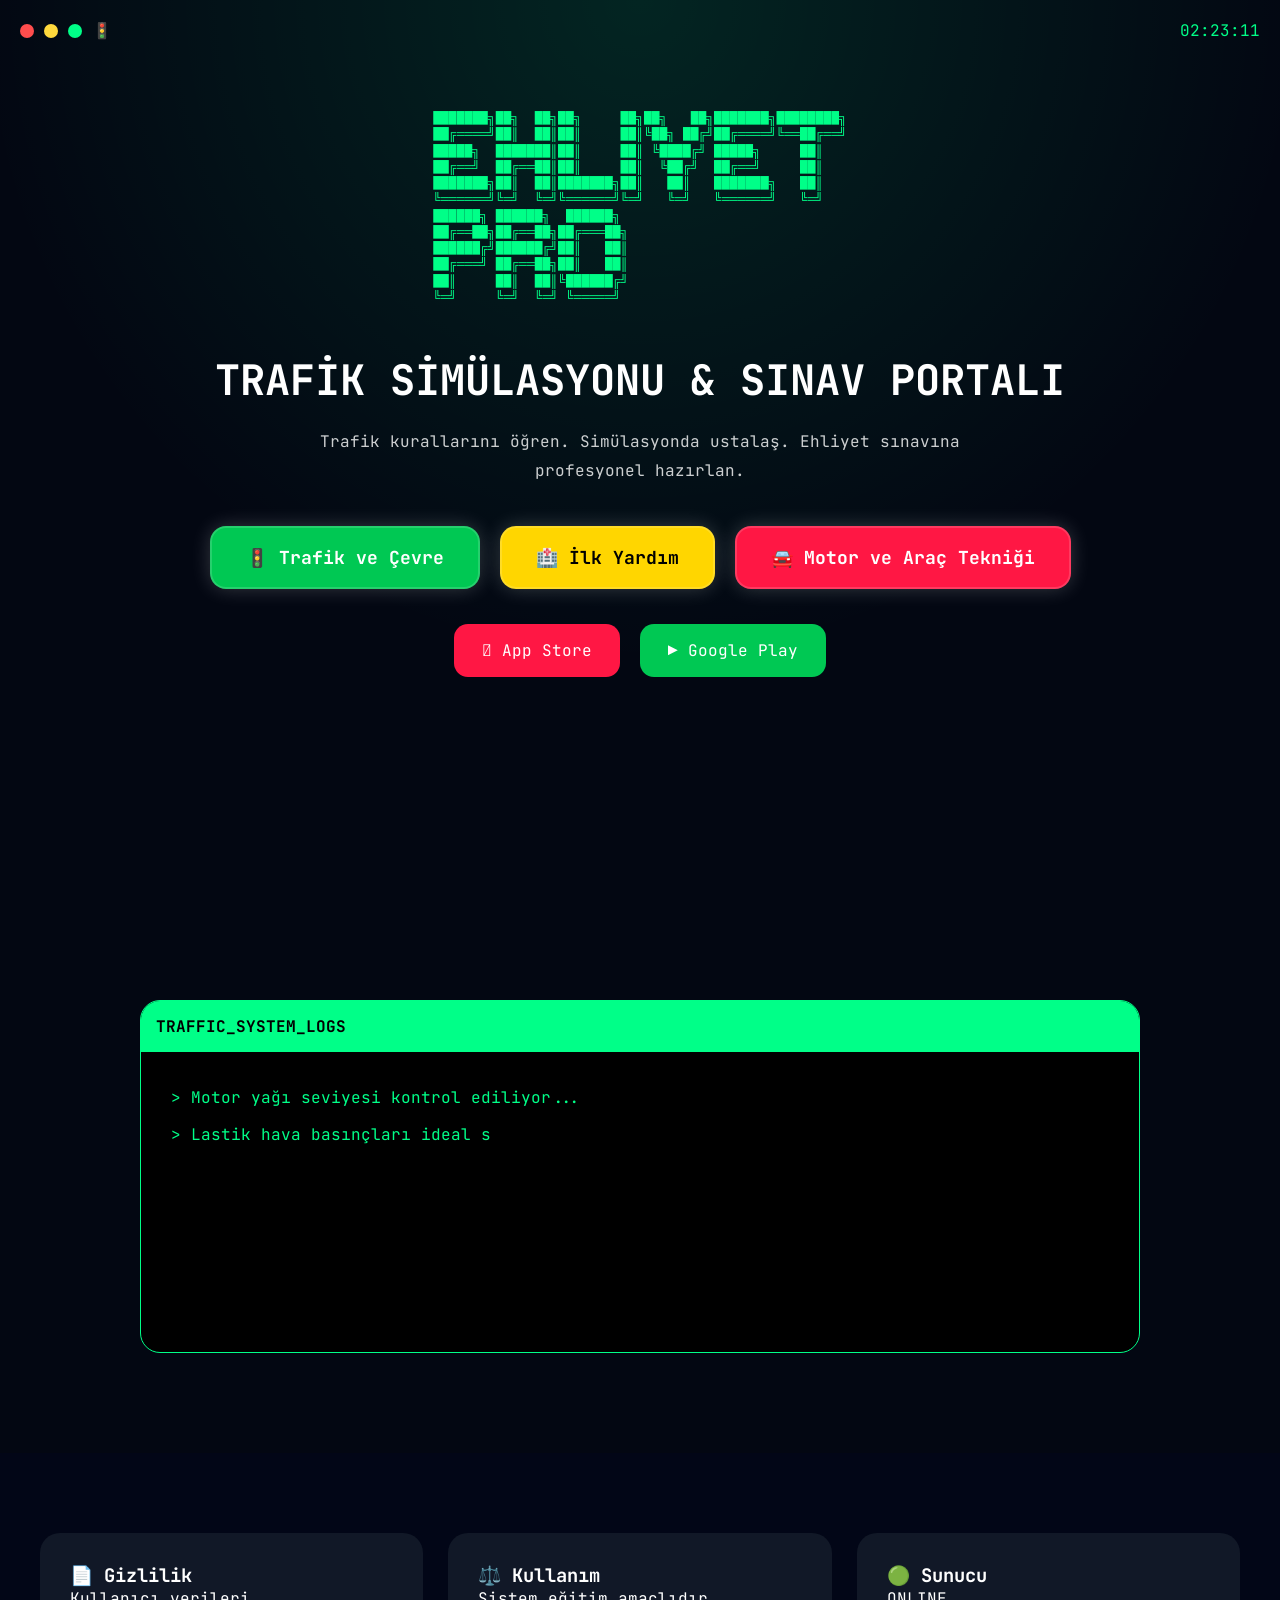
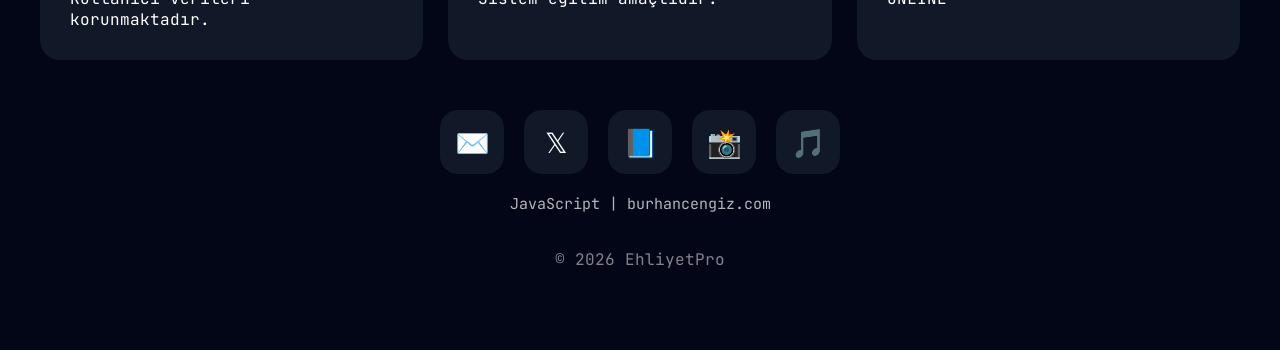
<file: index.html>
<!DOCTYPE html>
<html lang="tr">
<head>
    <meta charset="UTF-8">
    <meta name="viewport" content="width=device-width, initial-scale=1.0">
    <title>EhliyetPro</title>
    <link rel="stylesheet" href="style.css">
    <link href="https://fonts.googleapis.com/css2?family=JetBrains+Mono:wght@400;700&display=swap" rel="stylesheet">
</head>
<body>
    <header class="hero">
        <div class="overlay"></div>
        <div class="topbar">
            <div class="terminal-left">
                <span class="dot red"></span>
                <span class="dot yellow"></span>
                <span class="dot green"></span>
                <span class="traffic-mini">🚦</span>
            </div>
            <div class="clock" id="clock"></div>
        </div>
        <div class="hero-content">
            <pre class="ascii">
███████╗██╗  ██╗██╗     ██╗██╗   ██╗███████╗████████╗
██╔════╝██║  ██║██║     ██║╚██╗ ██╔╝██╔════╝╚══██╔══╝
█████╗  ███████║██║     ██║ ╚████╔╝ █████╗     ██║
██╔══╝  ██╔══██║██║     ██║  ╚██╔╝  ██╔══╝     ██║
███████╗██║  ██║███████╗██║   ██║   ███████╗   ██║
╚══════╝╚═╝  ╚═╝╚══════╝╚═╝   ╚═╝   ╚══════╝   ╚═╝
██████╗ ██████╗  ██████╗ 
██╔══██╗██╔══██╗██╔═══██╗
██████╔╝██████╔╝██║   ██║
██╔═══╝ ██╔══██╗██║   ██║
██║     ██║  ██║╚██████╔╝
╚═╝     ╚═╝  ╚═╝ ╚═════╝
            </pre>
            <h1>TRAFİK SİMÜLASYONU & SINAV PORTALI</h1>
            <p>Trafik kurallarını öğren. Simülasyonda ustalaş. Ehliyet sınavına profesyonel hazırlan.</p>
            <div class="buttons">
                <div class="traffic-box green-box">🚦 Trafik ve Çevre</div>
                <div class="traffic-box yellow-box">🏥 İlk Yardım</div>
                <div class="traffic-box red-box">🚘 Motor ve Araç Tekniği</div>
            </div>
            <div class="stores">
                <a href="#" class="store apple"> App Store</a>
                <a href="#" class="store google">▶ Google Play</a>
            </div>
        </div>
    </header>

    <section class="terminal-section">
        <div class="terminal">
            <div class="terminal-header">TRAFFIC_SYSTEM_LOGS</div>
            <div class="terminal-content" id="terminalContent"></div>
        </div>
    </section>

    <footer>
        <div class="footer-grid">
            <div class="footer-box">
                <h3>📄 Gizlilik</h3>
                <p>Kullanıcı verileri korunmaktadır.</p>
            </div>
            <div class="footer-box">
                <h3>⚖️ Kullanım</h3>
                <p>Sistem eğitim amaçlıdır.</p>
            </div>
            <div class="footer-box">
                <h3>🟢 Sunucu</h3>
                <p>ONLINE</p>
            </div>
        </div>
        <div style="text-align: center; margin-top: 50px;">
            <div class="social-icons" style="justify-content: center; gap: 20px; display: flex; margin-bottom: 20px;">
                <a href="#">✉️</a> <a href="#">𝕏</a> <a href="#">📘</a> <a href="#">📸</a> <a href="#">🎵</a>
            </div>
            <p class="website-link" style="opacity: 0.7; margin-bottom: 10px;">JavaScript | burhancengiz.com</p>
            <p class="copy" style="opacity: 0.5;">© 2026 EhliyetPro</p>
        </div>
    </footer>
    <script src="script.js"></script>
</body>
</html>
</file>
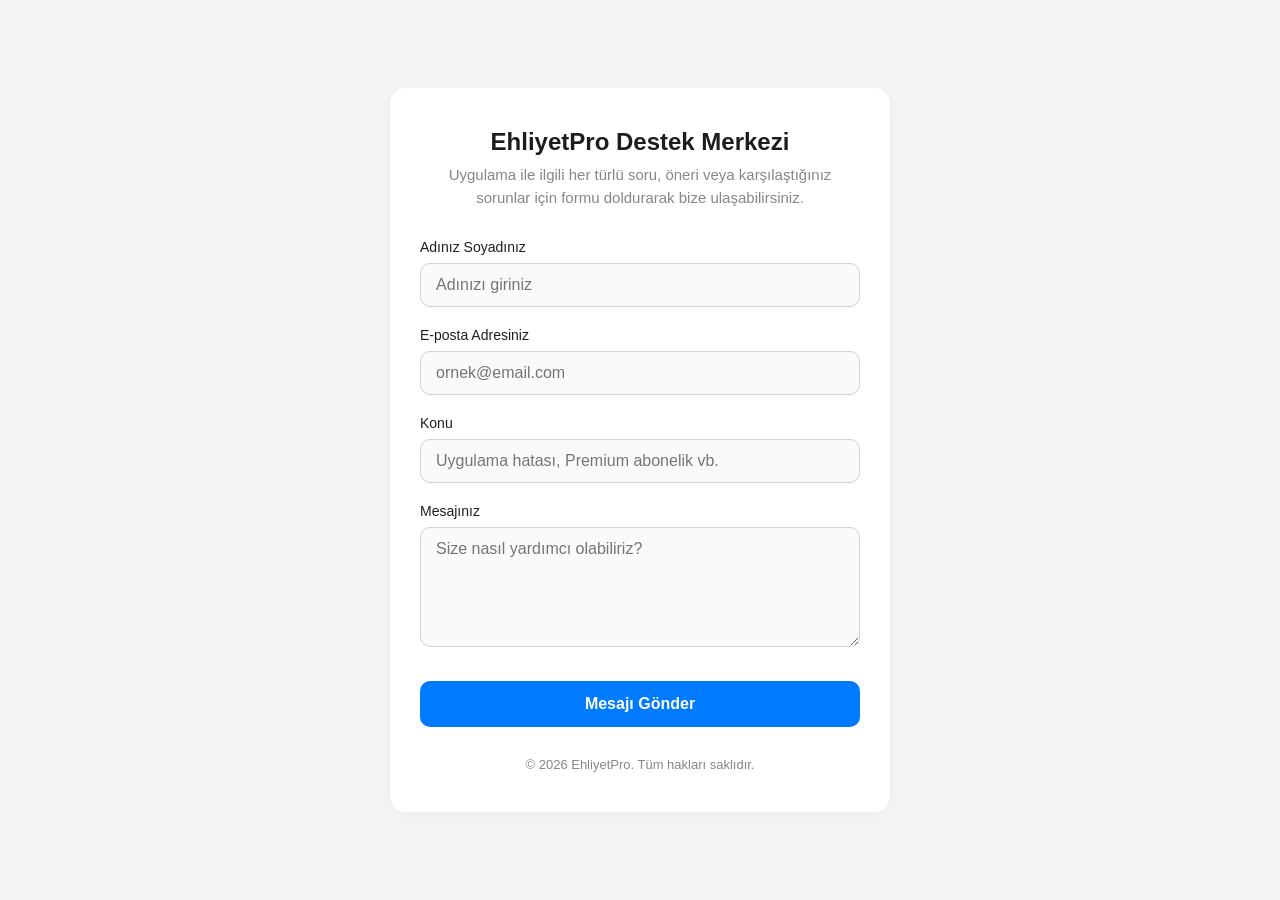
<file: iletisim/index.html>
<!DOCTYPE html>
<html lang="tr">
<head>
    <meta charset="UTF-8">
    <meta name="viewport" content="width=device-width, initial-scale=1.0">
    <title>EhliyetPro - İletişim ve Destek</title>
    <style>
        :root {
            --primary-color: #007AFF; /* iOS Mavi */
            --bg-color: #f5f5f7;
            --card-bg: #ffffff;
            --text-main: #1d1d1f;
            --text-muted: #86868b;
        }

        * {
            box-sizing: border-box;
            margin: 0;
            padding: 0;
            font-family: -apple-system, BlinkMacSystemFont, "Segoe UI", Roboto, Helvetica, Arial, sans-serif;
        }

        body {
            background-color: var(--bg-color);
            color: var(--text-main);
            display: flex;
            justify-content: center;
            align-items: center;
            min-height: 100vh;
            padding: 20px;
        }

        .container {
            background: var(--card-bg);
            max-width: 500px;
            width: 100%;
            padding: 40px 30px;
            border-radius: 16px;
            box-shadow: 0 4px 20px rgba(0,0,0,0.04);
        }

        .header {
            text-align: center;
            margin-bottom: 30px;
        }

        .header h1 {
            font-size: 24px;
            color: var(--text-main);
            margin-bottom: 8px;
        }

        .header p {
            font-size: 15px;
            color: var(--text-muted);
            line-height: 1.5;
        }

        .form-group {
            margin-bottom: 20px;
        }

        .form-group label {
            display: block;
            font-size: 14px;
            font-weight: 500;
            margin-bottom: 8px;
            color: var(--text-main);
        }

        .form-control {
            width: 100%;
            padding: 12px 15px;
            font-size: 16px;
            border: 1px solid #d2d2d7;
            border-radius: 10px;
            outline: none;
            transition: border-color 0.3s ease;
            background-color: #fafafa;
        }

        .form-control:focus {
            border-color: var(--primary-color);
            background-color: #ffffff;
        }

        textarea.form-control {
            resize: vertical;
            min-height: 120px;
        }

        .submit-btn {
            width: 100%;
            background-color: var(--primary-color);
            color: #ffffff;
            font-size: 16px;
            font-weight: 600;
            padding: 14px;
            border: none;
            border-radius: 10px;
            cursor: pointer;
            transition: background-color 0.3s ease;
            margin-top: 10px;
        }

        .submit-btn:hover {
            background-color: #0066cc;
        }

        .footer {
            text-align: center;
            margin-top: 30px;
            font-size: 13px;
            color: var(--text-muted);
        }
    </style>
</head>
<body>

    <div class="container">
        <div class="header">
            <h1>EhliyetPro Destek Merkezi</h1>
            <p>Uygulama ile ilgili her türlü soru, öneri veya karşılaştığınız sorunlar için formu doldurarak bize ulaşabilirsiniz.</p>
        </div>

        <!-- action kısmına kendi e-posta adresini veya bir form servisi linkini (örn: formspree.io) yazabilirsin -->
        <form action="mailto:destek@burhancengiz.com" method="POST" enctype="text/plain">
            
            <div class="form-group">
                <label for="name">Adınız Soyadınız</label>
                <input type="text" id="name" name="Ad Soyad" class="form-control" placeholder="Adınızı giriniz" required>
            </div>

            <div class="form-group">
                <label for="email">E-posta Adresiniz</label>
                <input type="email" id="email" name="E-posta" class="form-control" placeholder="ornek@email.com" required>
            </div>

            <div class="form-group">
                <label for="subject">Konu</label>
                <input type="text" id="subject" name="Konu" class="form-control" placeholder="Uygulama hatası, Premium abonelik vb." required>
            </div>

            <div class="form-group">
                <label for="message">Mesajınız</label>
                <textarea id="message" name="Mesaj" class="form-control" placeholder="Size nasıl yardımcı olabiliriz?" required></textarea>
            </div>

            <button type="submit" class="submit-btn">Mesajı Gönder</button>

        </form>

        <div class="footer">
            &copy; 2026 EhliyetPro. Tüm hakları saklıdır.
        </div>
    </div>

</body>
</html>
</file>
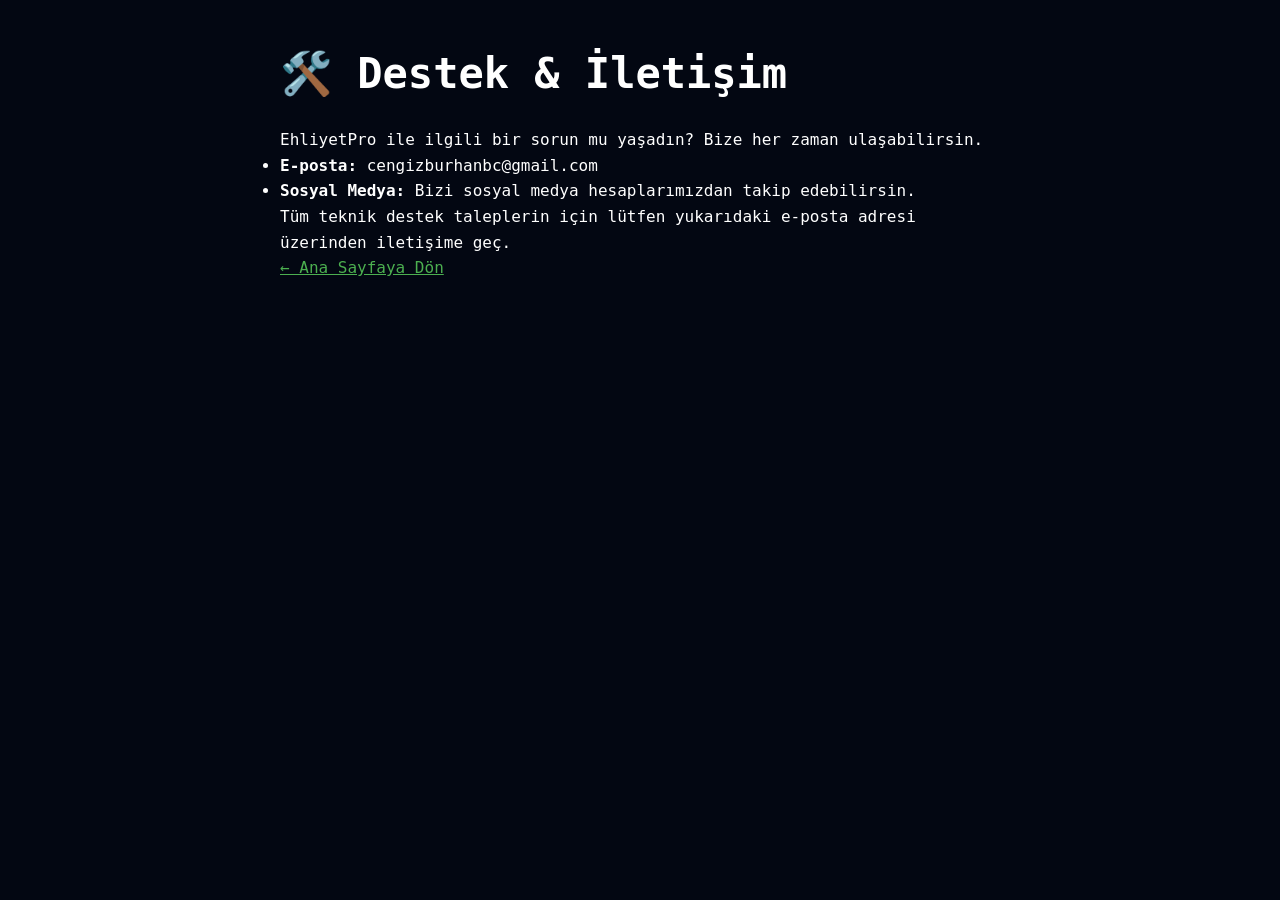
<file: destek.html>
<!DOCTYPE html>
<html lang="tr">
<head>
    <meta charset="UTF-8">
    <meta name="viewport" content="width=device-width, initial-scale=1.0">
    <title>Destek | EhliyetPro</title>
    <link rel="stylesheet" href="style.css">
</head>
<body style="padding: 40px; line-height: 1.6; max-width: 800px; margin: auto;">
    <h1>🛠️ Destek & İletişim</h1>
    <p>EhliyetPro ile ilgili bir sorun mu yaşadın? Bize her zaman ulaşabilirsin.</p>
    
    <ul>
        <li><strong>E-posta:</strong> cengizburhanbc@gmail.com</li>
        <li><strong>Sosyal Medya:</strong> Bizi sosyal medya hesaplarımızdan takip edebilirsin.</li>
    </ul>

    <p>Tüm teknik destek taleplerin için lütfen yukarıdaki e-posta adresi üzerinden iletişime geç.</p>
    
    <a href="index.html" style="color: #4CAF50;">← Ana Sayfaya Dön</a>
</body>
</html>
</file>
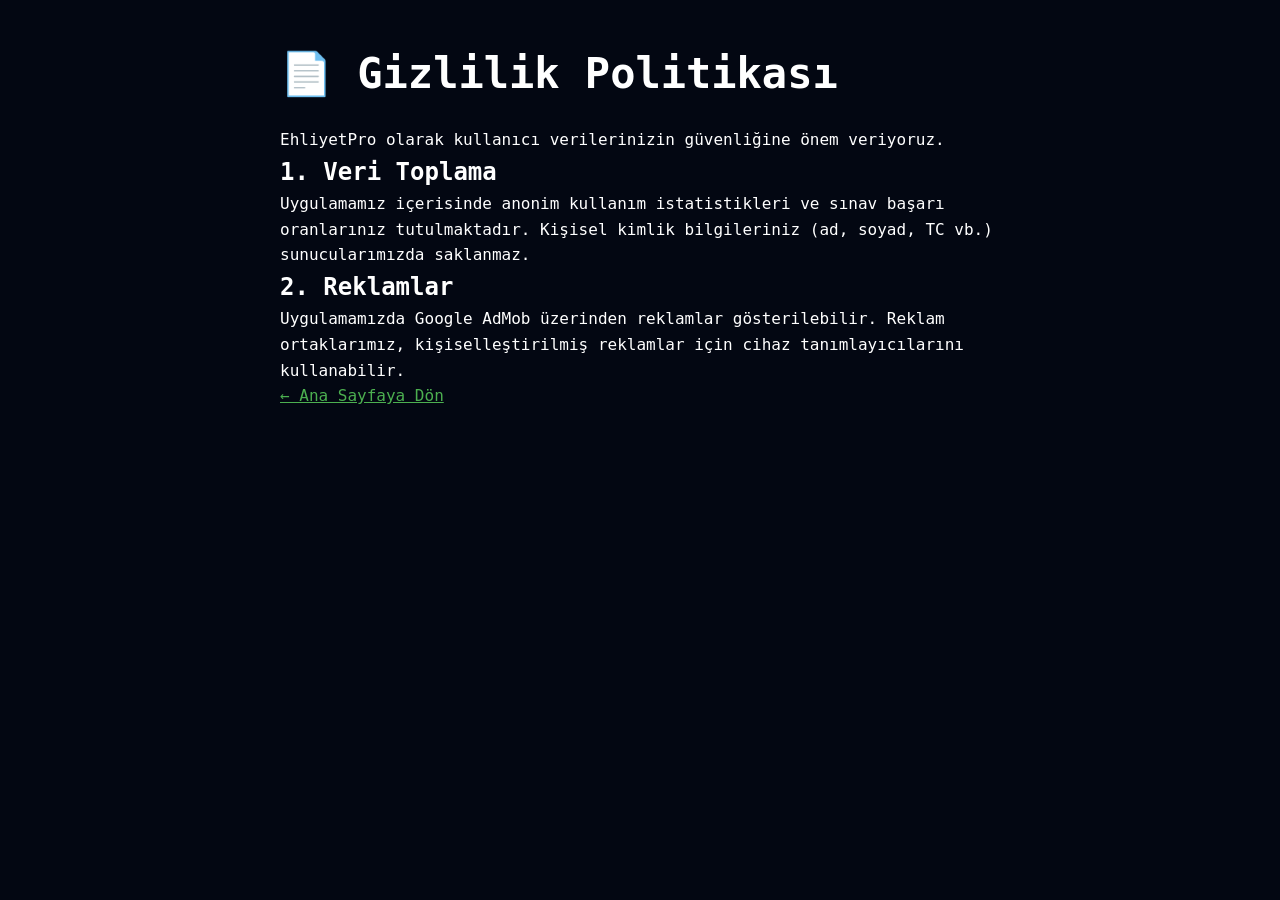
<file: gizlilik.html>
<!DOCTYPE html>
<html lang="tr">
<head>
    <meta charset="UTF-8">
    <meta name="viewport" content="width=device-width, initial-scale=1.0">
    <title>Gizlilik Politikası | EhliyetPro</title>
    <link rel="stylesheet" href="style.css">
</head>
<body style="padding: 40px; line-height: 1.6; max-width: 800px; margin: auto;">
    <h1>📄 Gizlilik Politikası</h1>
    <p>EhliyetPro olarak kullanıcı verilerinizin güvenliğine önem veriyoruz.</p>
    
    <h2>1. Veri Toplama</h2>
    <p>Uygulamamız içerisinde anonim kullanım istatistikleri ve sınav başarı oranlarınız tutulmaktadır. Kişisel kimlik bilgileriniz (ad, soyad, TC vb.) sunucularımızda saklanmaz.</p>
    
    <h2>2. Reklamlar</h2>
    <p>Uygulamamızda Google AdMob üzerinden reklamlar gösterilebilir. Reklam ortaklarımız, kişiselleştirilmiş reklamlar için cihaz tanımlayıcılarını kullanabilir.</p>
    
    <a href="index.html" style="color: #4CAF50;">← Ana Sayfaya Dön</a>
</body>
</html>
</file>
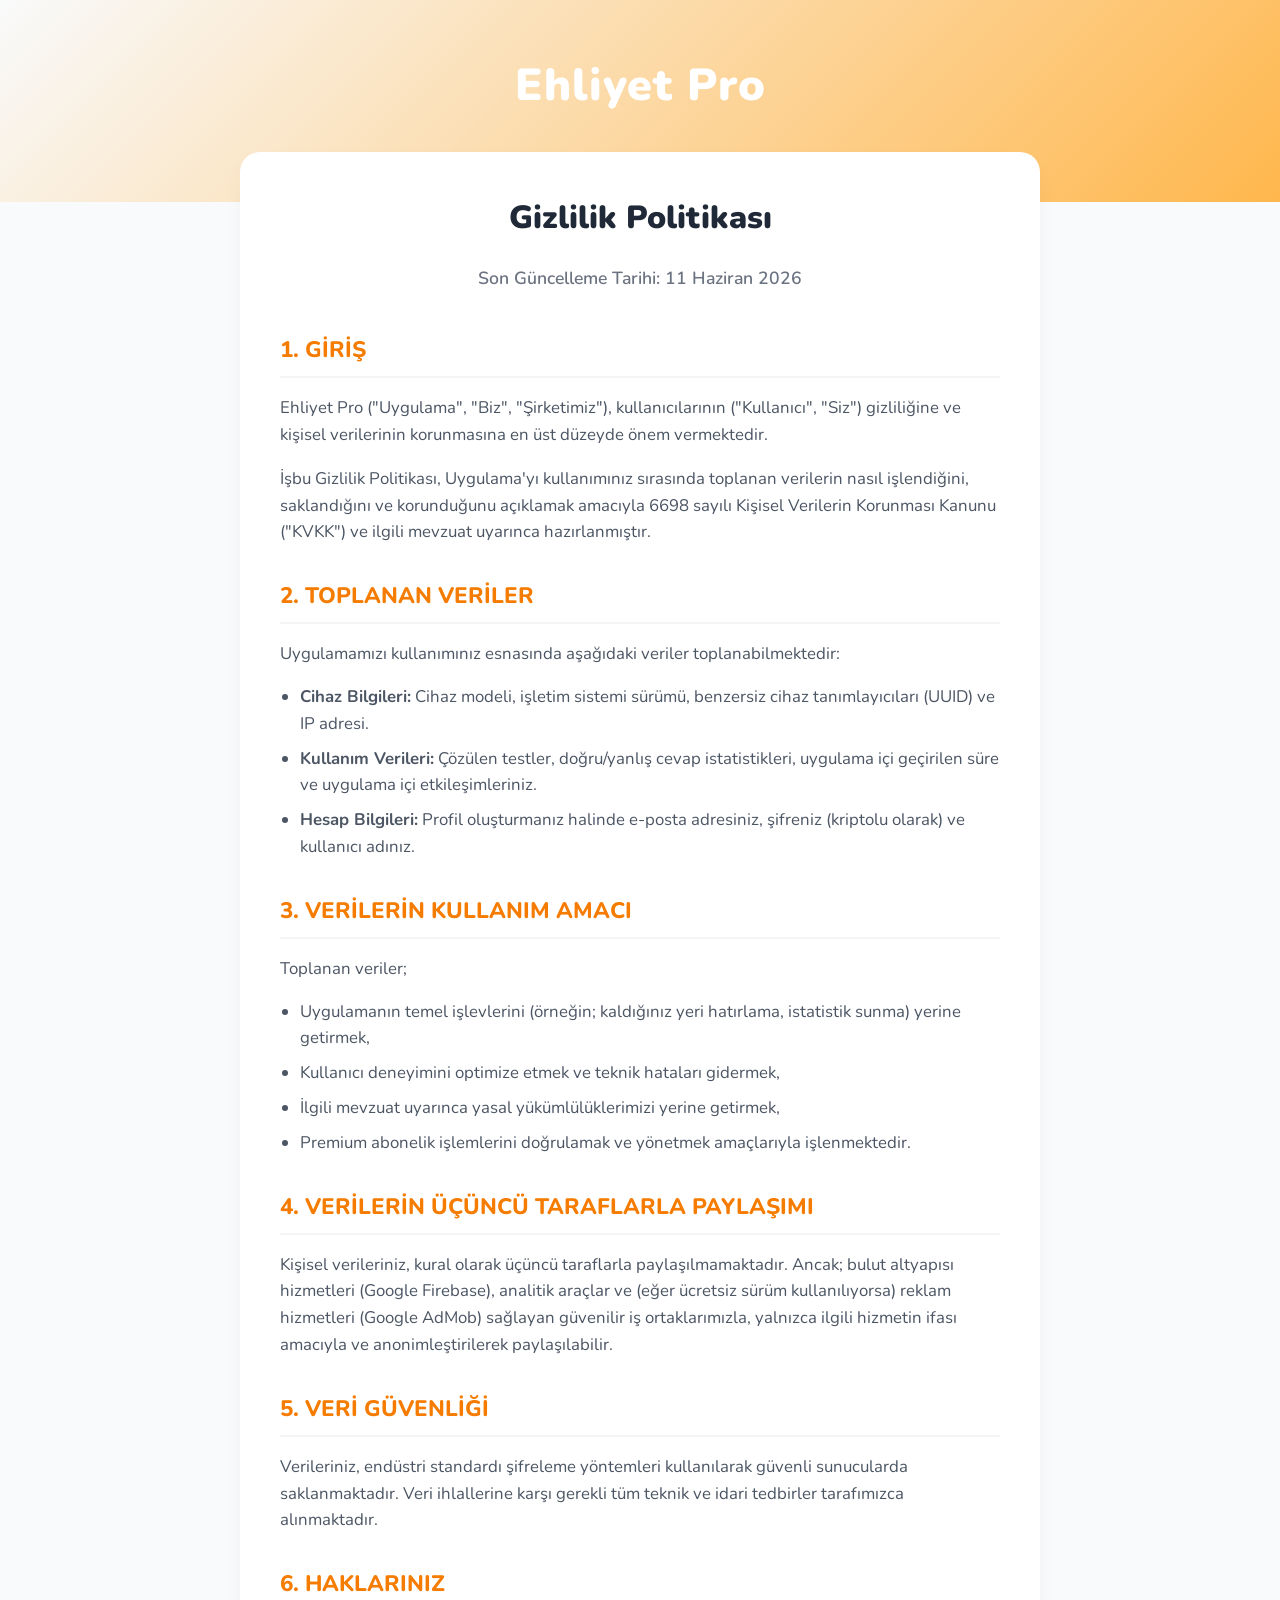
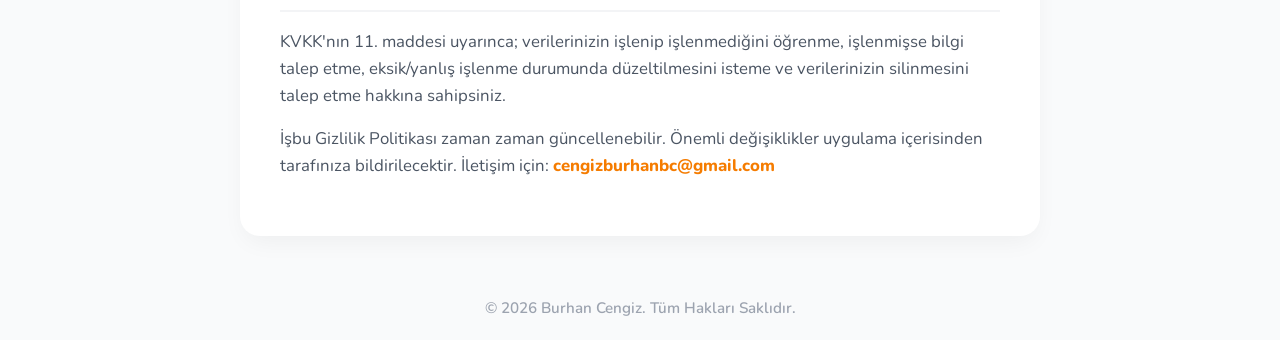
<file: privacy-policy.html>
<!DOCTYPE html>
<html lang="tr">
<head>
    <meta charset="UTF-8">
    <meta name="viewport" content="width=device-width, initial-scale=1.0">
    <title>Ehliyet Pro - Gizlilik Politikası</title>
    <link href="https://fonts.googleapis.com/css2?family=Nunito:wght@400;600;800;900&display=swap" rel="stylesheet">
    <style>
        :root {
            /* Uygulama ana renkleri */
            --primary: #FFFF9800;
            --primary-dark: #F57C00;
            
            /* Aydınlık Tema */
            --bg-light: #F9FAFB;
            --card-light: #FFFFFF;
            --text-light: #1F2937;
            --text-muted-light: #4B5563;

            /* Karanlık Tema */
            --bg-dark: #111827;
            --card-dark: #1F2937;
            --text-dark: #F9FAFB;
            --text-muted-dark: #D1D5DB;
        }

        body {
            font-family: 'Nunito', sans-serif;
            background-color: var(--bg-light);
            color: var(--text-light);
            line-height: 1.6;
            margin: 0;
            padding: 0;
            transition: background-color 0.3s, color 0.3s;
        }

        /* Otomatik Karanlık Mod Desteği */
        @media (prefers-color-scheme: dark) {
            body {
                background-color: var(--bg-dark);
                color: var(--text-dark);
            }
            .container {
                background-color: var(--card-dark) !important;
                box-shadow: 0 10px 25px rgba(0, 0, 0, 0.5) !important;
            }
            h1, h2 { color: var(--primary) !important; }
            p, li { color: var(--text-muted-dark) !important; }
            .date { color: #9CA3AF !important; }
        }

        .header {
            background: linear-gradient(135deg, #FFFF9800, #FFB74D);
            padding: 50px 20px 80px 20px;
            text-align: center;
            color: white;
        }

        .header h1 {
            margin: 0;
            font-weight: 900;
            font-size: 2.8rem;
            letter-spacing: 1px;
            color: white !important;
        }

        .wrapper {
            max-width: 800px;
            margin: -50px auto 40px auto;
            padding: 0 20px;
        }

        .container {
            background-color: var(--card-light);
            border-radius: 20px;
            padding: 40px;
            box-shadow: 0 10px 25px -5px rgba(0, 0, 0, 0.05);
        }

        h1.title {
            text-align: center;
            margin-top: 0;
            font-weight: 900;
            font-size: 2rem;
        }

        h2 {
            color: var(--primary-dark);
            font-weight: 800;
            margin-top: 32px;
            margin-bottom: 16px;
            font-size: 1.4rem;
            border-bottom: 2px solid #F3F4F6;
            padding-bottom: 8px;
        }

        @media (prefers-color-scheme: dark) {
            h2 { border-bottom-color: #374151; }
        }

        p, li {
            font-size: 1.05rem;
            color: var(--text-muted-light);
            margin-bottom: 16px;
        }

        ul {
            padding-left: 20px;
            margin-bottom: 16px;
        }

        li {
            margin-bottom: 8px;
        }

        .date {
            text-align: center;
            font-weight: 600;
            color: #6B7280;
            margin-bottom: 40px;
            font-size: 1.1rem;
        }

        footer {
            text-align: center;
            padding: 20px;
            font-size: 0.95rem;
            color: #9CA3AF;
            font-weight: 600;
        }

        a {
            color: var(--primary-dark);
            text-decoration: none;
            font-weight: 800;
        }

        @media (prefers-color-scheme: dark) {
            a { color: var(--primary); }
        }

        a:hover {
            text-decoration: underline;
        }
    </style>
</head>
<body>

    <div class="header">
        <h1>Ehliyet Pro</h1>
    </div>

    <div class="wrapper">
        <div class="container">
            <h1 class="title">Gizlilik Politikası</h1>
            <div class="date">Son Güncelleme Tarihi: 11 Haziran 2026</div>

            <h2>1. GİRİŞ</h2>
            <p>Ehliyet Pro ("Uygulama", "Biz", "Şirketimiz"), kullanıcılarının ("Kullanıcı", "Siz") gizliliğine ve kişisel verilerinin korunmasına en üst düzeyde önem vermektedir.</p>
            <p>İşbu Gizlilik Politikası, Uygulama'yı kullanımınız sırasında toplanan verilerin nasıl işlendiğini, saklandığını ve korunduğunu açıklamak amacıyla 6698 sayılı Kişisel Verilerin Korunması Kanunu ("KVKK") ve ilgili mevzuat uyarınca hazırlanmıştır.</p>

            <h2>2. TOPLANAN VERİLER</h2>
            <p>Uygulamamızı kullanımınız esnasında aşağıdaki veriler toplanabilmektedir:</p>
            <ul>
                <li><strong>Cihaz Bilgileri:</strong> Cihaz modeli, işletim sistemi sürümü, benzersiz cihaz tanımlayıcıları (UUID) ve IP adresi.</li>
                <li><strong>Kullanım Verileri:</strong> Çözülen testler, doğru/yanlış cevap istatistikleri, uygulama içi geçirilen süre ve uygulama içi etkileşimleriniz.</li>
                <li><strong>Hesap Bilgileri:</strong> Profil oluşturmanız halinde e-posta adresiniz, şifreniz (kriptolu olarak) ve kullanıcı adınız.</li>
            </ul>

            <h2>3. VERİLERİN KULLANIM AMACI</h2>
            <p>Toplanan veriler;</p>
            <ul>
                <li>Uygulamanın temel işlevlerini (örneğin; kaldığınız yeri hatırlama, istatistik sunma) yerine getirmek,</li>
                <li>Kullanıcı deneyimini optimize etmek ve teknik hataları gidermek,</li>
                <li>İlgili mevzuat uyarınca yasal yükümlülüklerimizi yerine getirmek,</li>
                <li>Premium abonelik işlemlerini doğrulamak ve yönetmek amaçlarıyla işlenmektedir.</li>
            </ul>

            <h2>4. VERİLERİN ÜÇÜNCÜ TARAFLARLA PAYLAŞIMI</h2>
            <p>Kişisel verileriniz, kural olarak üçüncü taraflarla paylaşılmamaktadır. Ancak; bulut altyapısı hizmetleri (Google Firebase), analitik araçlar ve (eğer ücretsiz sürüm kullanılıyorsa) reklam hizmetleri (Google AdMob) sağlayan güvenilir iş ortaklarımızla, yalnızca ilgili hizmetin ifası amacıyla ve anonimleştirilerek paylaşılabilir.</p>

            <h2>5. VERİ GÜVENLİĞİ</h2>
            <p>Verileriniz, endüstri standardı şifreleme yöntemleri kullanılarak güvenli sunucularda saklanmaktadır. Veri ihlallerine karşı gerekli tüm teknik ve idari tedbirler tarafımızca alınmaktadır.</p>

            <h2>6. HAKLARINIZ</h2>
            <p>KVKK'nın 11. maddesi uyarınca; verilerinizin işlenip işlenmediğini öğrenme, işlenmişse bilgi talep etme, eksik/yanlış işlenme durumunda düzeltilmesini isteme ve verilerinizin silinmesini talep etme hakkına sahipsiniz.</p>
            <p>İşbu Gizlilik Politikası zaman zaman güncellenebilir. Önemli değişiklikler uygulama içerisinden tarafınıza bildirilecektir. İletişim için: <a href="mailto:cengizburhanbc@gmail.com">cengizburhanbc@gmail.com</a></p>
        </div>
    </div>

    <footer>
        &copy; 2026 Burhan Cengiz. Tüm Hakları Saklıdır.
    </footer>

</body>
</html>
</file>
<file: style.css>
*{
    margin:0;
    padding:0;
    box-sizing:border-box;
}

body{
    background:#030712;
    color:white;
    font-family:'JetBrains Mono', monospace;
    overflow-x:hidden;
}

#matrix{
    position:fixed;
    inset:0;
    z-index:-2;
    opacity:.15;
}

.overlay{
    position:absolute;
    inset:0;
    background:
    radial-gradient(circle at top,
    rgba(0,255,150,.12),
    transparent 60%);
    z-index:-1;
}

.hero{
    min-height:100vh;
    position:relative;
    padding:20px;
}

.topbar{
    display:flex;
    justify-content:space-between;
    align-items:center;
    margin-bottom:30px;
}

.terminal-left{
    display:flex;
    align-items:center;
    gap:10px;
}

.dot{
    width:14px;
    height:14px;
    border-radius:50%;
}

.red{background:#ff4d4d;}
.yellow{background:#ffd93d;}
.green{background:#00ff88;}

.terminal-name{
    color:#00ff88;
}

.clock{
    color:#00ff88;
}

.signs{
    display:flex;
    justify-content:center;
    gap:20px;
    flex-wrap:wrap;
    margin-bottom:30px;
}

.sign{
    width:80px;
    height:80px;
    border-radius:50%;
    border:3px solid white;
    display:flex;
    justify-content:center;
    align-items:center;
    background:#111827;
    font-size:24px;
    animation:float 3s ease-in-out infinite;
}

@keyframes float{
    50%{
        transform:translateY(-10px);
    }
}

.traffic-system{
    display:flex;
    justify-content:center;
}

.traffic-light{
    width:90px;
    background:#111;
    padding:15px;
    border-radius:20px;
}

.light{
    width:45px;
    height:45px;
    border-radius:50%;
    margin:10px auto;
    opacity:.2;
}

.red-light{background:red;}
.yellow-light{background:yellow;}
.green-light{background:lime;}

.active{
    opacity:1;
    box-shadow:0 0 20px currentColor;
}

.vehicles{
    position:relative;
    height:160px;
    overflow:hidden;
    margin-top:40px;
}

.vehicle{
    position:absolute;
    left:120%;
    filter:drop-shadow(0 0 12px rgba(255,255,255,.5));
}

.car{
    top:0;
    font-size:55px;
    animation:drive 10s linear infinite;
}

.bus{
    top:25px;
    font-size:60px;
    animation:drive 15s linear infinite;
}

.truck{
    top:55px;
    font-size:65px;
    animation:drive 20s linear infinite;
}

.ambulance{
    top:90px;
    font-size:55px;
    animation:drive 6s linear infinite;
}

.taxi{
    top:110px;
    font-size:45px;
    animation:drive 9s linear infinite;
}

.moto{
    top:70px;
    font-size:35px;
    animation:drive 5s linear infinite;
}

.tractor{
    top:125px;
    font-size:45px;
    animation:drive 17s linear infinite;
}

@keyframes drive{

    from{
        left:120%;
    }

    to{
        left:-20%;
    }
}

.road-wrapper{
    overflow:hidden;
    margin-top:20px;
}

.road-line{
    color:#facc15;
    font-size:36px;
    letter-spacing:8px;
    white-space:nowrap;
    animation:roadMove 1.5s linear infinite;
}

.second{
    animation-duration:1s;
    opacity:.6;
}

@keyframes roadMove{
    from{
        transform:translateX(0);
    }

    to{
        transform:translateX(-120px);
    }
}

.hero-content{
    text-align:center;
    margin-top:70px;
}


.ascii{
    color:#00ff88;
    font-size:13px;
    margin-bottom:30px;
    animation:glow 2s infinite alternate;

    line-height:1.25;
    white-space:pre;
    overflow-x:auto;

    display:flex;
    justify-content:center;

    text-align:left;
}


@keyframes glow{
    from{
        text-shadow:0 0 10px #00ff88;
    }

    to{
        text-shadow:0 0 30px #00ff88;
    }
}

h1{
    font-size:42px;
    margin-bottom:20px;
}

.hero-content p{
    max-width:700px;
    margin:auto;
    line-height:1.8;
    opacity:.8;
}

.buttons{
    margin-top:40px;
    display:flex;
    justify-content:center;
    gap:20px;
    flex-wrap:wrap;
}

.main-btn,
.sub-btn{
    border:none;
    cursor:pointer;
    transition:.3s;
}

.main-btn{
    background:#00ff88;
    color:black;
    padding:18px 40px;
    border-radius:14px;
    font-size:18px;
    font-weight:bold;
    animation:pulse 2s infinite;
}

@keyframes pulse{
    50%{
        transform:scale(1.06);
    }
}

.main-btn:hover{
    transform:translateY(-5px);
    box-shadow:0 0 30px #00ff88;
}

.sub-btn{
    background:#111827;
    color:white;
    padding:16px 26px;
    border-radius:14px;
}

.sub-btn:hover{
    background:#1f2937;
}

.stores{
    margin-top:35px;
    display:flex;
    justify-content:center;
    gap:20px;
    flex-wrap:wrap;
}

.store{
    text-decoration:none;
    color:white;
    padding:16px 28px;
    border-radius:14px;
    transition:.3s;
}

.apple{
    background:#222;
}

.google{
    background:#00aa55;
}

.store:hover{
    transform:translateY(-6px) scale(1.05);
}

.guide{
    padding:120px 20px;
}

.guide h2{
    text-align:center;
    margin-bottom:50px;
    font-size:38px;
}

.cards{
    display:grid;
    grid-template-columns:repeat(auto-fit,minmax(250px,1fr));
    gap:25px;
    max-width:1200px;
    margin:auto;
}

.card{
    background:#111827;
    padding:35px;
    border-radius:20px;
    transition:.4s;
}

.card:hover{
    transform:translateY(-10px);
    border:1px solid #00ff88;
}

.terminal-section{
    padding:100px 20px;
}

.terminal{
    max-width:1000px;
    margin:auto;
    background:black;
    border:1px solid #00ff88;
    border-radius:20px;
    overflow:hidden;
}

.terminal-header{
    background:#00ff88;
    color:black;
    padding:15px;
    font-weight:bold;
}

.terminal-content{
    padding:30px;
    color:#00ff88;
    height:300px;
    overflow:auto;
    line-height:2;
}

footer{
    padding:80px 20px;
    background:#020617;
}

.footer-grid{
    display:grid;
    grid-template-columns:repeat(auto-fit,minmax(250px,1fr));
    gap:25px;
    max-width:1200px;
    margin:auto;
}

.footer-box {
    background:#111827;
    padding:30px;
    border-radius:20px;
    display: flex;             /* İkonları dibe itmek için şart */
    flex-direction: column;    /* Başlık üstte, ikonlar altta */
    height: 100%;              /* Kutunun tam boyunu kullan */
}

/* İkonları kutunun altına iten sihirli boşluk */
.footer-box .social-icons {
    margin-top: auto;          /* İkonları aşağı iter */
    margin-bottom: 0;
    padding-top: 20px;
}

.copy{
    text-align:center;
    margin-top:40px;
    opacity:.6;
}

@media(max-width:768px){

    .ascii{
        font-size:5px;
    }

    h1{
        font-size:28px;
    }

    .hero-content p{
        font-size:14px;
    }

    .vehicle{
        transform:scale(.8);
    }

    .sign{
        width:60px;
        height:60px;
        font-size:18px;
    }

    .road-line{
        font-size:22px;
    }

}


/* =====================================
   TRAFFIC BOXES
===================================== */

.traffic-box{
    padding:18px 34px;
    border-radius:16px;
    font-size:18px;
    font-weight:bold;

    animation:trafficPulse 1.5s infinite;

    box-shadow:
    0 0 20px rgba(255,255,255,.2);

    user-select:none;

    cursor:default;

    transition:.3s;

    border:2px solid rgba(255,255,255,.15);
}

.green-box{
    background:#00c853;
    color:white;
}

.yellow-box{
    background:#ffd600;
    color:black;
}

.red-box{
    background:#ff1744;
    color:white;
}

@keyframes trafficPulse{

    0%{
        transform:scale(1);
    }

    50%{
        transform:scale(1.06);
    }

    100%{
        transform:scale(1);
    }
}

/* STORE BUTTONS */

.apple{
    background:#ff1744;
    color:white !important;

    animation:storeGlow 1.6s infinite;
}

.google{
    background:#00c853;
    color:white !important;

    animation:storeGlow 1.6s infinite;
}

@keyframes storeGlow{

    50%{
        transform:translateY(-5px) scale(1.05);
        box-shadow:0 0 25px rgba(255,255,255,.35);
    }
}

/* =====================================
   SOCIALS
===================================== */

.socials{
    text-align:center;
    margin-top:60px;
}

.socials h3{
    margin-bottom:25px;
    font-size:28px;
}

.social-icons{
    display:flex;
    justify-content:center;
    gap:24px;
    margin-bottom:25px;
}

.social-icons a{

    width:65px;
    height:65px;

    border-radius:18px;

    background:#111827;

    display:flex;
    justify-content:center;
    align-items:center;

    text-decoration:none;

    font-size:30px;

    color:white;

    transition:.3s;
}

.social-icons a:hover{

    transform:translateY(-8px) scale(1.08);

    background:#00ff88;
    color:black;

    box-shadow:0 0 25px #00ff88;
}

.website-link{
    opacity:.7;
    margin-bottom:20px;
}

.socials{
    width:100%;
    display:flex;
    flex-direction:column;
    align-items:center;
    justify-content:center;

    margin-top:70px;
}

.social-icons{
    display:flex;
    align-items:center;
    justify-content:center;
    flex-wrap:wrap;

    gap:18px;

    margin-top:20px;
    margin-bottom:25px;
}

.social-icons a{

    width:64px;
    height:64px;

    display:flex;
    align-items:center;
    justify-content:center;

    border-radius:18px;

    background:#111827;

    color:white;

    text-decoration:none;

    font-size:28px;

    transition:.35s;
}

.social-icons a:hover{

    transform:translateY(-8px);

    background:#00ff88;

    color:black;

    box-shadow:0 0 30px #00ff88;
}

.website-link{

    text-align:center;

    opacity:.7;

    font-size:15px;

    margin-top:10px;
}

.copy{

    text-align:center;

    margin-top:35px;

    opacity:.5;
}
</file>
